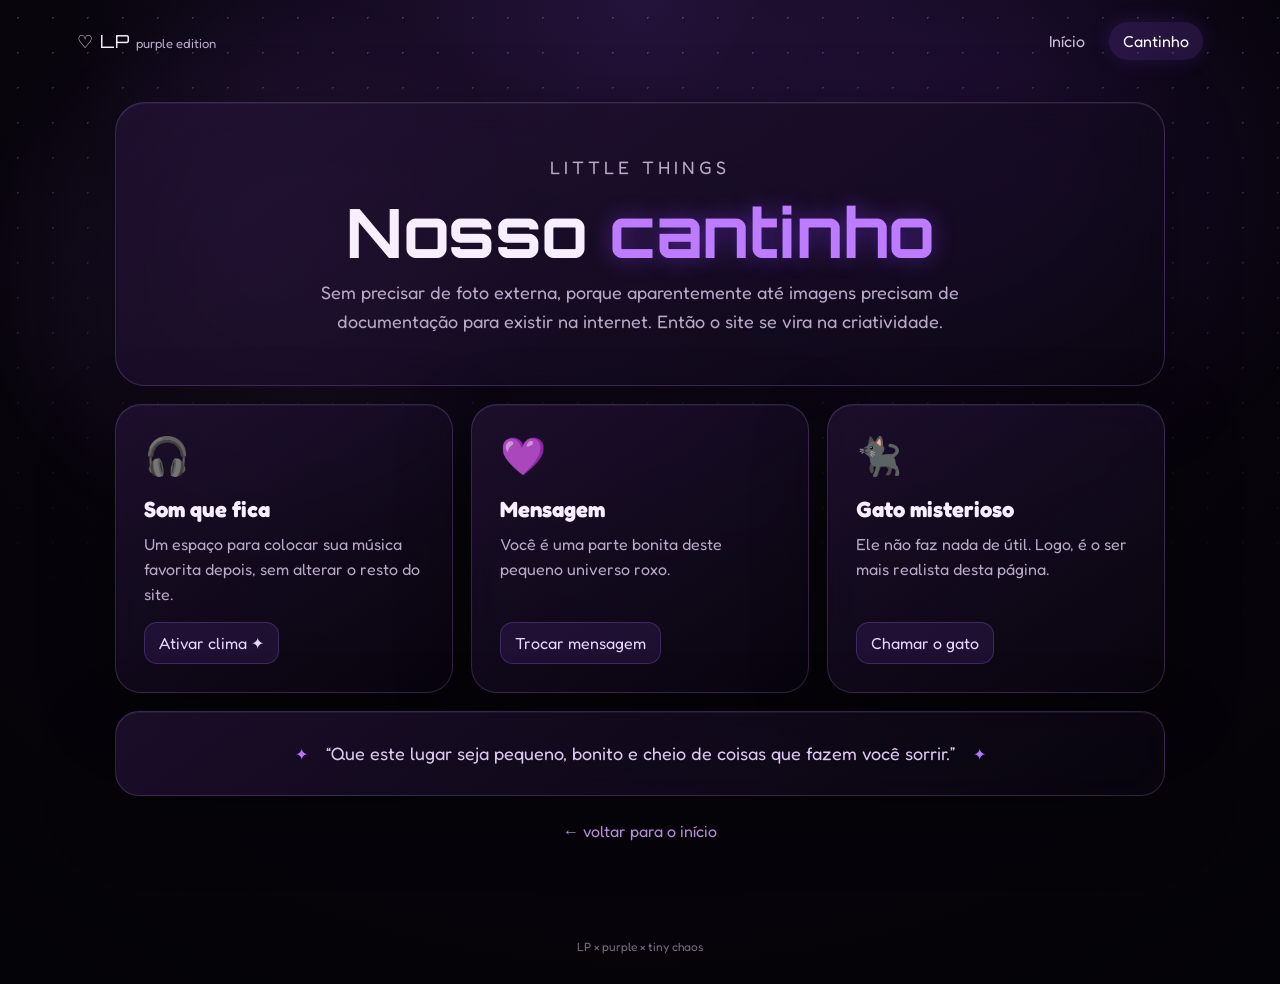
<file: memories.html>
<!DOCTYPE html>
<html lang="pt-BR">
<head>
  <meta charset="UTF-8">
  <meta name="viewport" content="width=device-width, initial-scale=1.0">
  <title>Linkin Park • Cantinho</title>
  <link rel="stylesheet" href="style.css">
</head>
<body class="page-memories">
  <div class="stars"></div>
  <header class="nav">
    <div class="brand">♡ LP <span>purple edition</span></div>
    <nav>
      <a href="index.html">Início</a>
      <a class="active" href="memories.html">Cantinho</a>
    </nav>
  </header>

  <main class="content">
    <section class="intro glass">
      <p class="eyebrow">little things</p>
      <h1>Nosso <span>cantinho</span></h1>
      <p>Sem precisar de foto externa, porque aparentemente até imagens precisam de documentação para existir na internet. Então o site se vira na criatividade.</p>
    </section>

    <section class="grid">
      <article class="mini-card glass tilt">
        <div class="icon">🎧</div>
        <h2>Som que fica</h2>
        <p>Um espaço para colocar sua música favorita depois, sem alterar o resto do site.</p>
        <button class="small-btn" id="musicBtn">Ativar clima ✦</button>
      </article>

      <article class="mini-card glass tilt">
        <div class="icon">💜</div>
        <h2>Mensagem</h2>
        <p id="message">Você é uma parte bonita deste pequeno universo roxo.</p>
        <button class="small-btn" id="messageBtn">Trocar mensagem</button>
      </article>

      <article class="mini-card glass tilt">
        <div class="icon">🐈‍⬛</div>
        <h2>Gato misterioso</h2>
        <p>Ele não faz nada de útil. Logo, é o ser mais realista desta página.</p>
        <button class="small-btn" id="catBtn">Chamar o gato</button>
      </article>
    </section>

    <section class="quote glass">
      <span>✦</span>
      <p>“Que este lugar seja pequeno, bonito e cheio de coisas que fazem você sorrir.”</p>
      <span>✦</span>
    </section>

    <a class="back" href="index.html">← voltar para o início</a>
  </main>

  <div class="floating-hearts" id="hearts"></div>
  <div class="cat" id="cat" aria-label="gatinho andando">
    <div class="cat-body"><div class="cat-ear left"></div><div class="cat-ear right"></div><div class="cat-face"><span class="eye e1"></span><span class="eye e2"></span><span class="nose"></span><span class="mouth"></span></div><div class="cat-tail"></div><div class="cat-leg l1"></div><div class="cat-leg l2"></div><div class="cat-leg l3"></div><div class="cat-leg l4"></div></div>
  </div>
  <footer>LP × purple × tiny chaos</footer>
  <script src="script.js"></script>
</body>
</html>
</file>
<file: style.css>
@import url('https://fonts.googleapis.com/css2?family=Fredoka:wght@400;500;600;700&family=Orbitron:wght@500;700&display=swap');

:root{--bg:#08050d;--bg2:#120a1d;--purple:#a86cff;--purple2:#6d35d9;--pink:#e59bff;--text:#f7efff;--muted:#b9a9c8;--glass:rgba(22,12,36,.68);--border:rgba(205,157,255,.2)}
*{box-sizing:border-box;margin:0;padding:0}
html{scroll-behavior:smooth}
body{min-height:100vh;background:radial-gradient(circle at 50% 0%,#24123a 0%,var(--bg) 48%,#040307 100%);color:var(--text);font-family:Fredoka,sans-serif;overflow-x:hidden}
body:before{content:"";position:fixed;inset:0;pointer-events:none;opacity:.18;background-image:radial-gradient(#fff 1px,transparent 1px);background-size:35px 35px;mask-image:linear-gradient(to bottom,black,transparent 75%)}
.stars{position:fixed;inset:0;pointer-events:none;background:radial-gradient(circle at 20% 30%,rgba(180,106,255,.15),transparent 24%),radial-gradient(circle at 80% 20%,rgba(100,40,180,.16),transparent 26%);animation:drift 8s ease-in-out infinite alternate}
.glow{position:fixed;width:320px;height:320px;border-radius:50%;filter:blur(80px);opacity:.25;pointer-events:none}.g1{background:#7c3cff;left:-120px;bottom:-100px}.g2{background:#c05cff;right:-120px;top:10%}
.nav{position:relative;z-index:5;display:flex;justify-content:space-between;align-items:center;padding:22px clamp(20px,6vw,90px)}
.brand{font-family:Orbitron,sans-serif;font-size:18px;letter-spacing:1px}.brand span{font-family:Fredoka;font-size:13px;color:var(--muted);letter-spacing:0}
.nav nav{display:flex;gap:10px}.nav a{color:#cbbddd;text-decoration:none;padding:9px 14px;border-radius:999px;transition:.25s}.nav a:hover,.nav a.active{color:white;background:rgba(162,91,255,.16);box-shadow:0 0 22px rgba(155,85,255,.14)}
.hero{min-height:78vh;display:grid;place-items:center;padding:30px 20px 90px}.glass{background:linear-gradient(145deg,rgba(34,18,52,.74),rgba(10,6,17,.6));border:1px solid var(--border);backdrop-filter:blur(18px);box-shadow:0 20px 70px rgba(0,0,0,.4),inset 0 1px 0 rgba(255,255,255,.05)}
.hero-card{width:min(850px,100%);padding:60px 45px;border-radius:34px;text-align:center;position:relative;overflow:hidden}.hero-card:after{content:"";position:absolute;inset:auto -20% -55% -20%;height:220px;background:radial-gradient(circle,#873dff33,transparent 65%);pointer-events:none}
.sparkles{color:#d3a5ff;letter-spacing:10px;animation:pulse 2.8s infinite}.eyebrow{margin-top:20px;text-transform:uppercase;letter-spacing:4px;color:#c99cff;font-size:12px}.hero h1,.intro h1{font-family:Orbitron,sans-serif;font-size:clamp(44px,9vw,88px);margin:16px 0 12px;line-height:1}.hero h1 span,.intro h1 span{color:#bd7cff;text-shadow:0 0 22px #8b43ff77}.subtitle,.intro p{max-width:680px;margin:0 auto;color:var(--muted);font-size:18px;line-height:1.6}.buttons{display:flex;justify-content:center;gap:12px;flex-wrap:wrap;margin-top:28px}.btn,.small-btn{font:inherit;border:0;cursor:pointer;text-decoration:none}.btn{padding:14px 20px;border-radius:16px;transition:.25s}.btn.primary{color:#180923;background:linear-gradient(135deg,#dbb0ff,#8c4cf5);box-shadow:0 10px 30px #7e42cc33}.btn.ghost{color:#eee0ff;background:rgba(255,255,255,.05);border:1px solid #bd87ff33}.btn:hover,.small-btn:hover{transform:translateY(-3px) scale(1.02)}.surprise{opacity:0;transform:translateY(10px);margin-top:15px;color:#d9baff;transition:.3s}.surprise.show{opacity:1;transform:none}
.glass-inner{margin:30px auto 0;max-width:620px;padding:20px;border-radius:24px;background:rgba(8,5,13,.42);border:1px solid rgba(205,157,255,.16);box-shadow:inset 0 1px 0 rgba(255,255,255,.04),0 10px 35px rgba(0,0,0,.18)}
.birthday-title{font-family:Orbitron,sans-serif;font-size:16px;color:#e8cfff}.birthday-subtitle{margin-top:8px;color:#b9a9c8;font-size:14px}.countdown{display:grid;grid-template-columns:repeat(4,1fr);gap:10px;margin-top:16px}.countdown div{padding:12px 8px;border-radius:16px;background:rgba(168,108,255,.08);border:1px solid rgba(205,157,255,.13)}.countdown strong{display:block;font-family:Orbitron,sans-serif;font-size:24px;color:#f4ddff;text-shadow:0 0 14px rgba(176,108,255,.35)}.countdown span{display:block;margin-top:3px;font-size:11px;text-transform:uppercase;letter-spacing:1px;color:#9d8eaa}.birthday-date{margin-top:12px;font-size:12px;color:#c9a8df}
.floating-hearts{position:fixed;inset:0;pointer-events:none;z-index:1}.heart{position:absolute;font-size:14px;opacity:0;animation:floatUp linear forwards;color:#cf9cff;text-shadow:0 0 10px #a75fff}
.cat{position:fixed;bottom:20px;left:-110px;z-index:8;width:92px;height:62px;animation:walk 18s linear infinite;pointer-events:none}.cat-body{position:absolute;left:16px;bottom:8px;width:56px;height:34px;background:#17121e;border:2px solid #a76cff;border-radius:48% 48% 45% 45%;filter:drop-shadow(0 6px 8px #000);box-shadow:inset 0 0 16px #8a46d633}.cat-face{position:absolute;left:-2px;bottom:22px;width:31px;height:27px;background:#211829;border:2px solid #a76cff;border-radius:50% 50% 46% 46%;box-shadow:inset 0 0 10px #c28dff22}.cat-ear{position:absolute;bottom:43px;width:12px;height:13px;background:#211829;border-top:2px solid #a76cff;border-left:2px solid #a76cff;transform:rotate(45deg);z-index:-1}.cat-ear.left{left:0}.cat-ear.right{left:16px}.eye{position:absolute;top:9px;width:4px;height:6px;background:#e8cfff;border-radius:50%;box-shadow:0 0 6px #d9b7ff}.e1{left:7px}.e2{right:7px}.nose{position:absolute;left:13px;top:16px;width:5px;height:4px;background:#d38cff;border-radius:50%}.mouth{position:absolute;left:12px;top:19px;width:7px;height:4px;border-bottom:1px solid #c7a0ff;border-radius:50%}.cat-tail{position:absolute;right:-16px;bottom:26px;width:28px;height:20px;border:3px solid #a76cff;border-left:0;border-bottom-color:#6f3bc1;border-radius:0 25px 25px 0;transform:rotate(-22deg);transform-origin:left bottom;animation:tail 0.55s ease-in-out infinite alternate}.cat-leg{position:absolute;bottom:0;width:8px;height:18px;background:#17121e;border:2px solid #a76cff;border-top:0;border-radius:0 0 8px 8px;transform-origin:top}.l1{left:24px;animation:legA .5s ease-in-out infinite alternate}.l2{left:38px;animation:legB .5s .1s ease-in-out infinite alternate}.l3{left:53px;animation:legB .5s ease-in-out infinite alternate}.l4{left:65px;animation:legA .5s .1s ease-in-out infinite alternate}.cat-shadow{position:fixed;bottom:17px;left:-60px;width:70px;height:9px;border-radius:50%;background:#0008;filter:blur(3px);animation:shadowWalk 18s linear infinite;pointer-events:none}
footer{position:relative;z-index:4;text-align:center;color:#776b83;font-size:12px;padding:18px 20px 30px}
.content{width:min(1050px,92%);margin:20px auto 80px}.intro{padding:50px 35px;text-align:center;border-radius:30px}.intro h1{font-size:clamp(40px,7vw,68px)}.grid{display:grid;grid-template-columns:repeat(3,1fr);gap:18px;margin-top:18px}.mini-card{padding:28px;border-radius:26px;min-height:250px;transition:transform .35s ease,box-shadow .35s}.mini-card:hover{transform:translateY(-7px);box-shadow:0 18px 55px #0008}.icon{font-size:37px;margin-bottom:18px}.mini-card h2{font-size:22px;margin-bottom:10px}.mini-card p{color:var(--muted);line-height:1.55;min-height:75px}.small-btn{padding:10px 14px;border-radius:13px;background:#7f46d722;color:#e9d6ff;border:1px solid #b784ff38;margin-top:15px}.quote{margin-top:18px;padding:28px;border-radius:24px;display:flex;justify-content:center;gap:18px;align-items:center;text-align:center;color:#dfc9f2}.quote p{max-width:720px;font-size:18px;line-height:1.5}.quote span{color:#b477ff}.back{display:block;width:max-content;margin:25px auto 0;color:#cba4f4;text-decoration:none}.back:hover{text-decoration:underline}
@keyframes drift{to{transform:translateY(12px)}}@keyframes legA{to{transform:rotate(18deg)}}@keyframes legB{to{transform:rotate(-18deg)}}@keyframes tail{to{transform:rotate(10deg)}}@keyframes pulse{50%{opacity:.5;transform:scale(.99)}}@keyframes floatUp{0%{transform:translateY(30px) scale(.8) rotate(0);opacity:0}12%{opacity:.8}100%{transform:translateY(-90vh) scale(1.3) rotate(28deg);opacity:0}}@keyframes walk{0%{left:-80px;transform:scaleX(1)}47%{left:calc(100vw - 20px);transform:scaleX(1)}50%{left:calc(100vw - 20px);transform:scaleX(-1)}97%{left:-80px;transform:scaleX(-1)}100%{left:-80px;transform:scaleX(1)}}@keyframes shadowWalk{0%{left:-60px}47%{left:calc(100vw - 20px)}50%{left:calc(100vw - 20px)}97%{left:-60px}100%{left:-60px}}
@media (max-width:760px){.nav{padding:18px 16px}.grid{grid-template-columns:1fr}.hero-card{padding:45px 20px}.subtitle{font-size:16px}.cat{transform:scale(.86);transform-origin:bottom left}.quote{flex-direction:column}.countdown{gap:7px}.countdown strong{font-size:20px}.countdown div{padding:10px 5px}}
</file>
